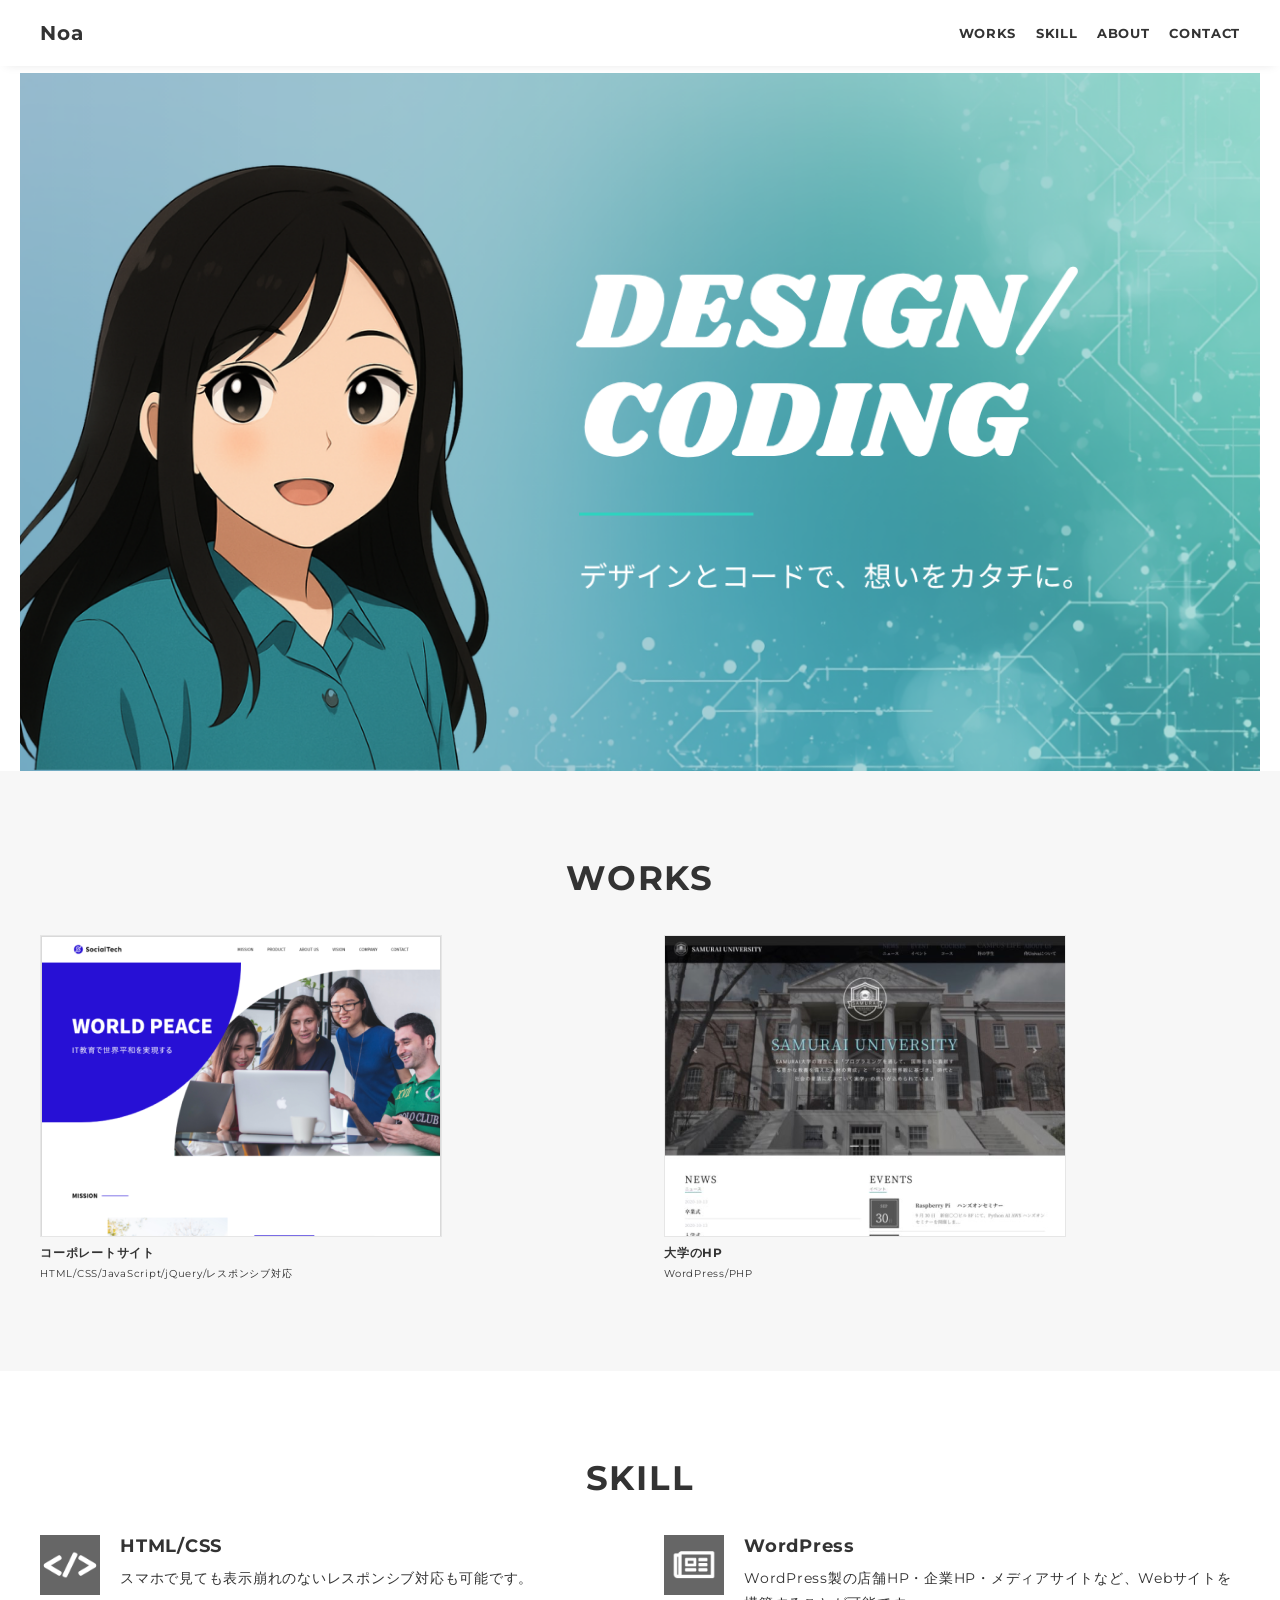
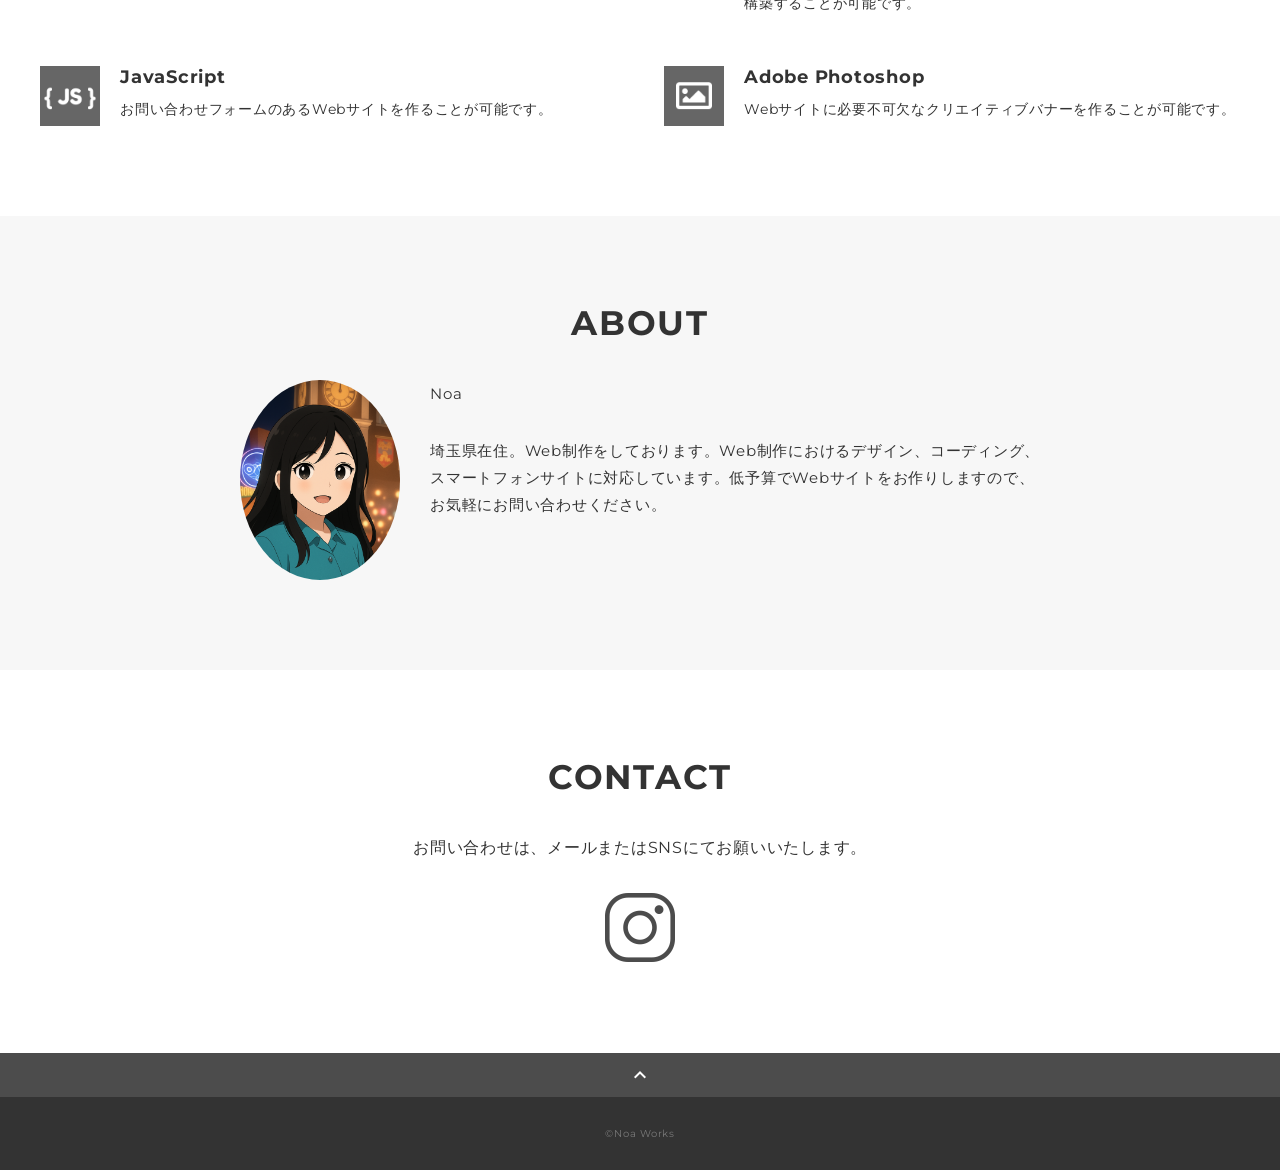
<file: index.html>
<!DOCTYPE html>
<html>
<head>
  <meta charset="utf-8">
  <meta name="viewport" content="width=device-width, initial-scale=1.0, maximum-scale=1.0, minimum-scale=1.0">
  <title>SAMURAI ポートフォリオ</title>
  <link rel="preconnect" href="https://fonts.gstatic.com">
  <link href="https://fonts.googleapis.com/css2?family=Montserrat:wght@400;700&display=swap" rel="stylesheet">
  <link href="https://fonts.googleapis.com/css?family=Material+Icons+Outlined" rel="stylesheet">
  <link href="css/ress.css" media="all" rel="stylesheet" type="text/css" />
  <link href="css/style.css" media="all" rel="stylesheet" type="text/css" />
</head>

<body>
  <div class="wrapper">

    <!-- header -->
    <header class="header ">
      <div class="container">
        <h1 class="header-logo">
          <a href="#">Noa</a>
        </h1>
        <nav class="gnav">
          <ul class="gnav-list">
            <li class="gnav-item"><a href="#works">WORKS</a></li>
            <li class="gnav-item"><a href="#skill">SKILL</a></li>
            <li class="gnav-item"><a href="#about">ABOUT</a></li>
            <li class="gnav-item"><a href="#contact">CONTACT</a></li>
          </ul>
        </nav>
      </div>
    </header>
    <!-- /header -->

    <main class="content">

      <!-- mv -->
      <div class="mv">
        <div class="mv-container">
          <img src="img/main.png" alt="">
        </div>
      </div>
      <!-- /mv -->

      <!-- works -->
      <section class="works section" id="works">
        <div class="container">
          <h2 class="title">WORKS</h2>
          <div class="works-list">
            <a class="works-item" href="works-1.html">
              <div class="works-img"><img src="img/works/html1.png" alt="html1" /></div>
              <p class="works-name">コーポレートサイト</p>
              <p class="works-info">HTML/CSS/JavaScript/jQuery/レスポンシブ対応</p>
            </a>
            <a class="works-item" href="works-5.html">
              <div class="works-img"><img src="img/works/wordpress2.png" alt="WordPress2" /></div>
              <p class="works-name">大学のHP</p>
              <p class="works-info">WordPress/PHP</p>
            </a>
          </div>
        </div>
      </section>
      <!-- /works -->

      <!-- skill -->
      <section class="skill section" id="skill">
        <div class="container">
          <h2 class="title">SKILL</h2>
          <div class="skill-list">
            <div class="skill-item">
              <p class="skill-img"><img src="img/skills/html.png" alt="html"></p>
              <div class="skill-body">
                <h3 class="skill-name">HTML/CSS</h3>
                <p class="skill-text">
                  スマホで見ても表示崩れのないレスポンシブ対応も可能です。</p>
              </div>
            </div>
            <div class="skill-item">
              <p class="skill-img"><img src="img/skills/wordpress.png" alt="wordpress"></p>
              <div class="skill-body">
                <h3 class="skill-name">WordPress</h3>
                <p class="skill-text">
                  WordPress製の店舗HP・企業HP・メディアサイトなど、Webサイトを構築することが可能です。</p>
              </div>
            </div>
            <div class="skill-item">
              <p class="skill-img"><img src="img/skills/js.png" alt="javascript"></p>
              <div class="skill-body">
                <h3 class="skill-name">JavaScript</h3>
                <p class="skill-text">
                  お問い合わせフォームのあるWebサイトを作ることが可能です。</p>
              </div>
            </div>
            <div class="skill-item">
              <p class="skill-img"><img src="img/skills/photoshop.png" alt="photoshop"></p>
              <div class="skill-body">
                <h3 class="skill-name">Adobe Photoshop</h3>
                <p class="skill-text">
                  Webサイトに必要不可欠なクリエイティブバナーを作ることが可能です。</p>
              </div>
            </div>
          </div>
        </div>
      </section>
      <!-- /skill -->

      <!-- about -->
      <section class="about section" id="about">
        <div class="container">
          <h2 class="title">ABOUT</h2>
          <div class="profile">
            <p class="profile-img">
              <img src="img/about.png" alt="about">
            </p>
            <div class="profile-body">
              <p>
                Noa
              </p>
              <p>
                埼玉県在住。Web制作をしております。Web制作におけるデザイン、コーディング、スマートフォンサイトに対応しています。低予算でWebサイトをお作りしますので、お気軽にお問い合わせください。
              </p>
              
            </div>
          </div>
        </div>
      </section>
      <!-- /about -->

      <!-- contact -->
      <section class="contact section" id="contact">
        <div class="container">
          <h2 class="title">CONTACT</h2>
          <p class="lead">
            お問い合わせは、<br class="sp-only">メールまたはSNSにてお願いいたします。
          </p>
          <div class="contact-list">
            <a href="http://instagram.com/noadesign_wb" target="_blank">
              <img src="img/icon_instagram.gif" alt="Instagram">
            </a>
          </div>
        </div>
      </section>
      <!-- /contact -->
      <div class="page-top" id="js-page-top">
        <span class="material-icons-outlined">expand_less</span>
      </div>
    </main>

    <!-- footer -->
    <footer class="footer">
      <div class="copyright">&copy;Noa Works</div>
    </footer>
    <!-- /footer -->

  </div>
  <script src="https://ajax.googleapis.com/ajax/libs/jquery/3.6.0/jquery.min.js"></script>
  <script type='text/javascript' src="js/script.js"></script>
</body>
</html>
</file>
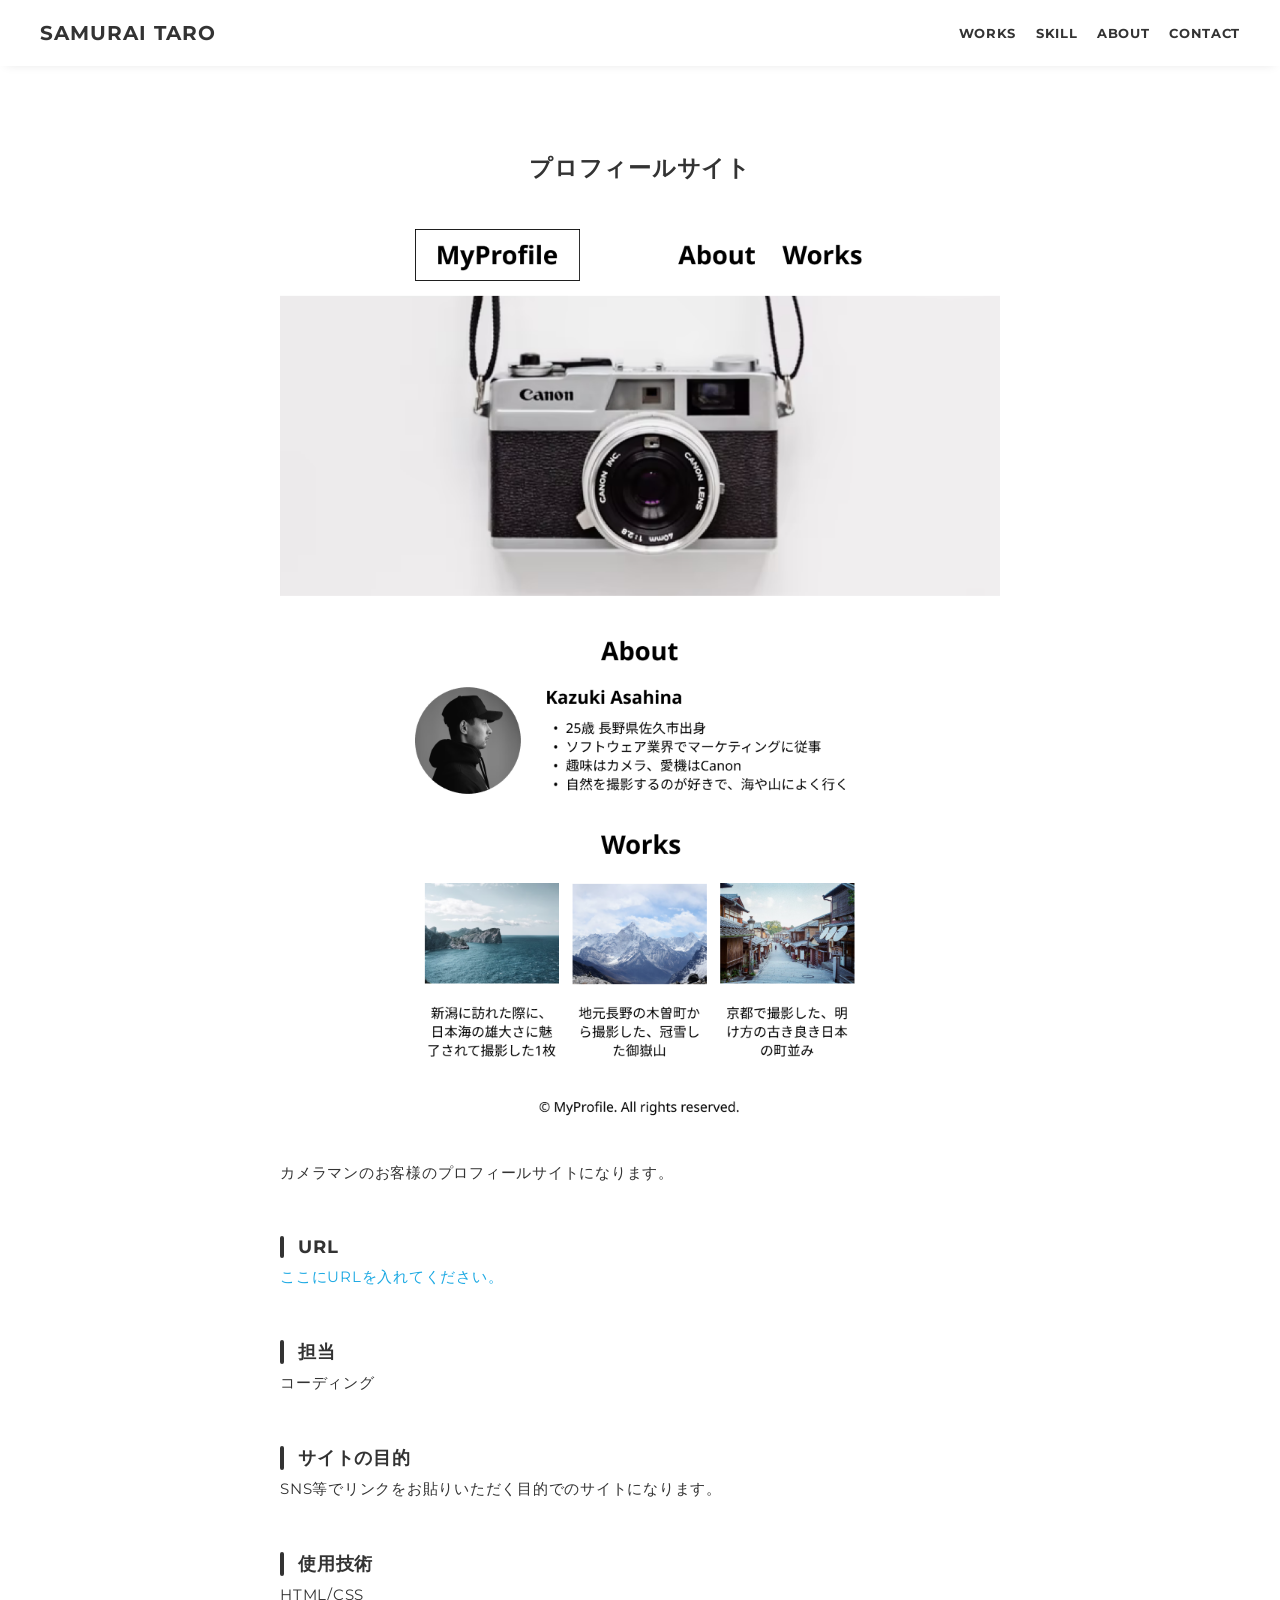
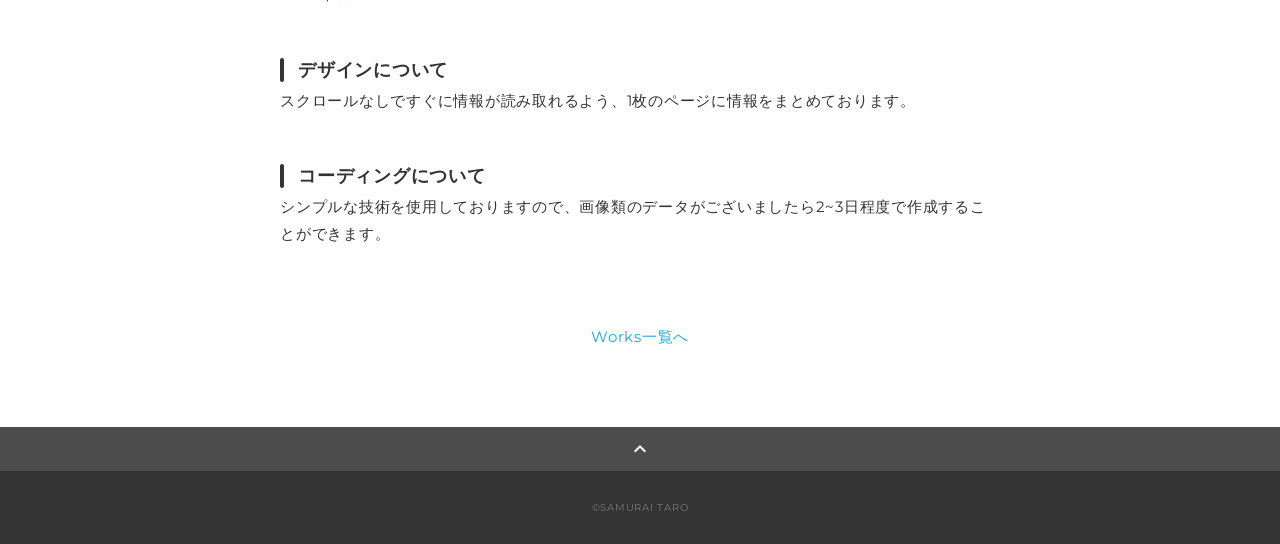
<file: works-2.html>
<!DOCTYPE html>
<html>
<head>
  <meta charset="utf-8">
  <meta name="viewport" content="width=device-width, initial-scale=1.0, maximum-scale=1.0, minimum-scale=1.0">
  <title>SAMURAI ポートフォリオ</title>
  <link rel="preconnect" href="https://fonts.gstatic.com">
  <link href="https://fonts.googleapis.com/css2?family=Montserrat:wght@400;700&display=swap" rel="stylesheet">
  <link href="https://fonts.googleapis.com/css?family=Material+Icons+Outlined" rel="stylesheet">
  <link href="css/ress.css" media="all" rel="stylesheet" type="text/css" />
  <link href="css/style.css" media="all" rel="stylesheet" type="text/css" />
</head>

<body>
  <div class="wrapper">

    <!-- header -->
    <header class="header ">
      <div class="container">
        <h1 class="header-logo">
          <a href="index.html">SAMURAI TARO</a>
        </h1>
        <nav class="gnav">
          <ul class="gnav-list">
            <li class="gnav-item"><a href="index.html#works">WORKS</a></li>
            <li class="gnav-item"><a href="index.html#skill">SKILL</a></li>
            <li class="gnav-item"><a href="index.html#about">ABOUT</a></li>
            <li class="gnav-item"><a href="index.html#contact">CONTACT</a></li>
          </ul>
        </nav>
      </div>
    </header>
    <!-- /header -->

    <main class="content">

      <article class="article">
        <div class="article-container">
          <h2 class="article-title">プロフィールサイト</h2>
          <div class="article-body">
            <p>
              <img src="img/works-detail/works-2_pc.png" alt="">
            </p>
            <p>
              カメラマンのお客様のプロフィールサイトになります。
            </p>
            <h3>URL</h3>
            <p><a href="" target="_blank" rel="noopener">ここにURLを入れてください。</a></p>
            <h3>担当</h3>
            <p>コーディング</p>
            <h3>サイトの目的</h3>
            <p>SNS等でリンクをお貼りいただく目的でのサイトになります。</p>
            <h3>使用技術</h3>
            <p>HTML/CSS</p>
            <h3>デザインについて</h3>
            <p>
              スクロールなしですぐに情報が読み取れるよう、1枚のページに情報をまとめております。
            </p>
            <h3>コーディングについて</h3>
            <p>
              シンプルな技術を使用しておりますので、画像類のデータがございましたら2~3日程度で作成することができます。
            </p>
          </div>
          <div class="home-link">
            <a href="index.html#works">Works一覧へ</a>
          </div>
        </div>
      </article>

      <div class="page-top" id="js-page-top">
        <span class="material-icons-outlined">expand_less</span>
      </div>
    </main>

    <!-- footer -->
    <footer class="footer">
      <div class="copyright">&copy;SAMURAI TARO</div>
    </footer>
    <!-- /footer -->

  </div>
  <script src="https://ajax.googleapis.com/ajax/libs/jquery/3.6.0/jquery.min.js"></script>
  <script type='text/javascript' src="js/script.js"></script>
</body>
</html>
</file>
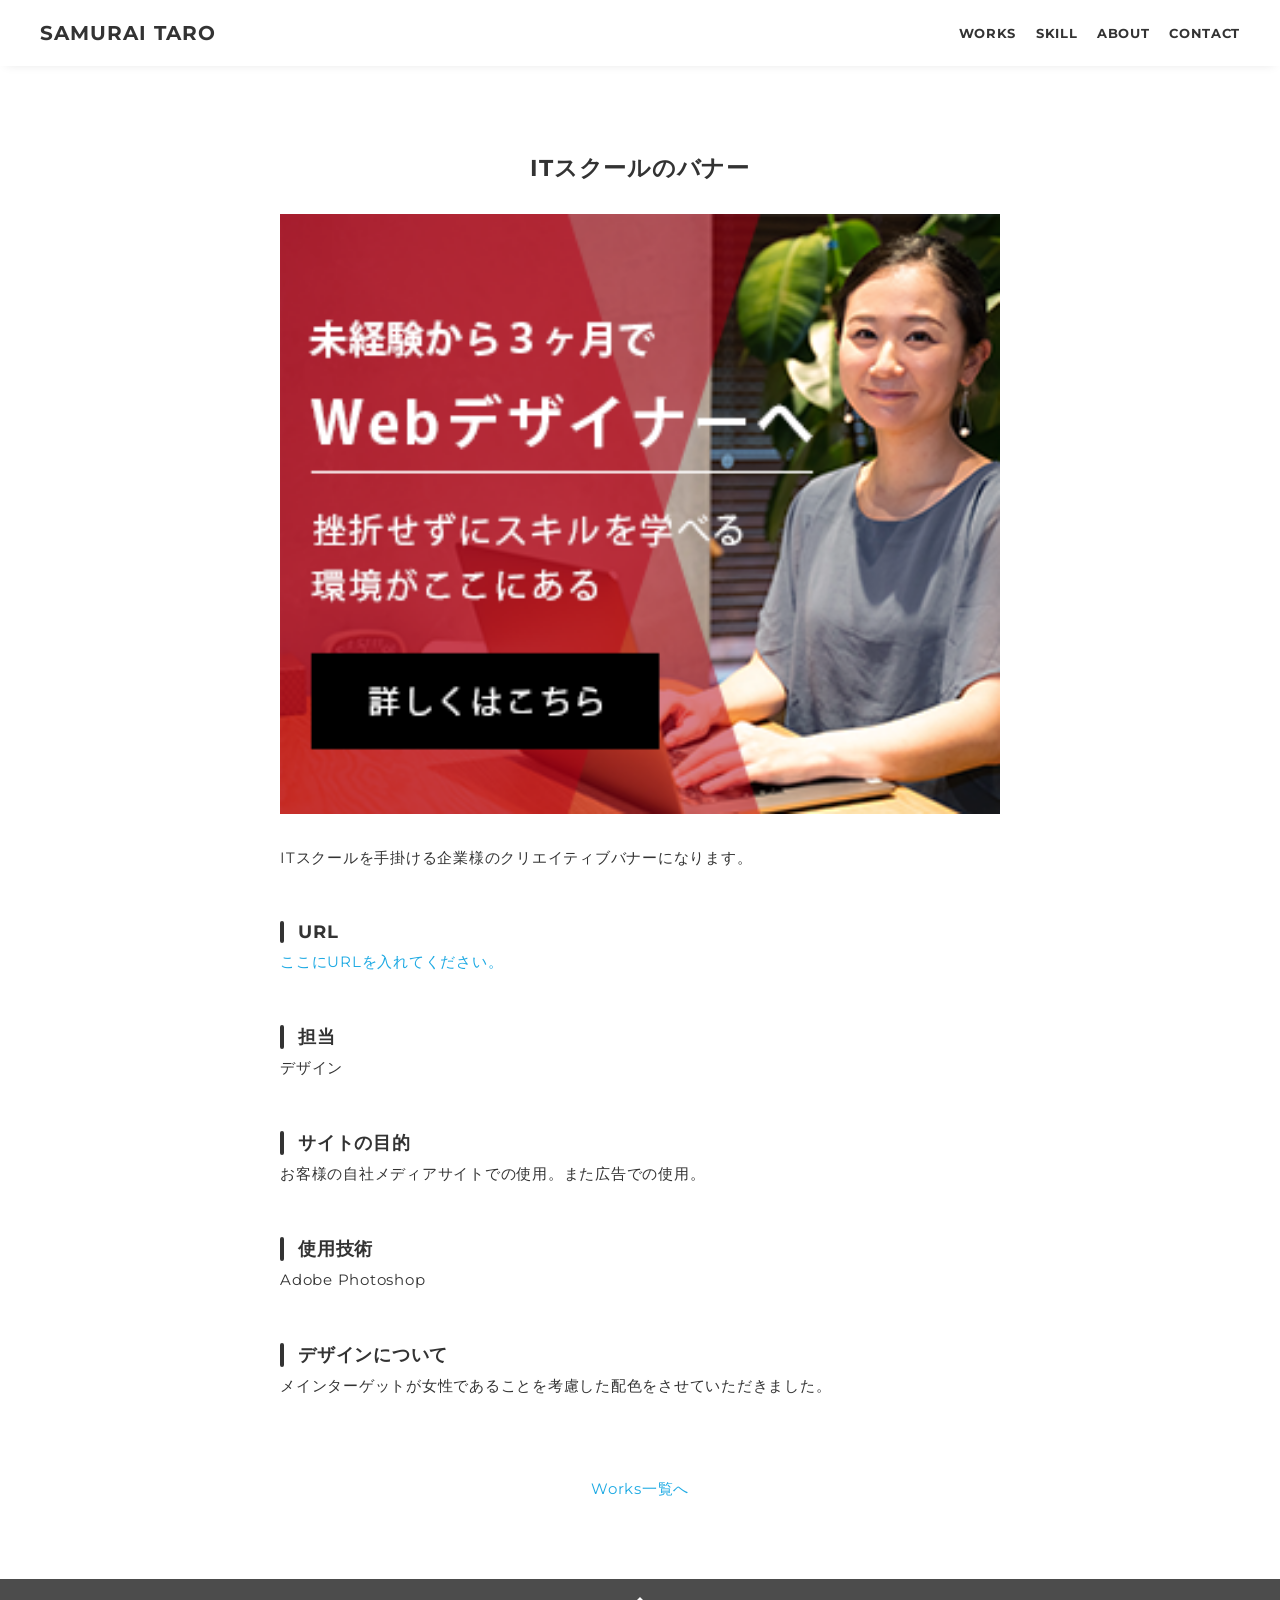
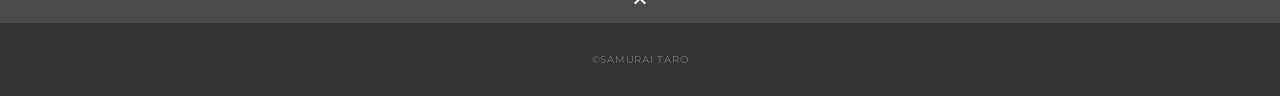
<file: works-4.html>
<!DOCTYPE html>
<html>
<head>
  <meta charset="utf-8">
  <meta name="viewport" content="width=device-width, initial-scale=1.0, maximum-scale=1.0, minimum-scale=1.0">
  <title>SAMURAI ポートフォリオ</title>
  <link rel="preconnect" href="https://fonts.gstatic.com">
  <link href="https://fonts.googleapis.com/css2?family=Montserrat:wght@400;700&display=swap" rel="stylesheet">
  <link href="https://fonts.googleapis.com/css?family=Material+Icons+Outlined" rel="stylesheet">
  <link href="css/ress.css" media="all" rel="stylesheet" type="text/css" />
  <link href="css/style.css" media="all" rel="stylesheet" type="text/css" />
</head>

<body>
  <div class="wrapper">

    <!-- header -->
    <header class="header ">
      <div class="container">
        <h1 class="header-logo">
          <a href="index.html">SAMURAI TARO</a>
        </h1>
        <nav class="gnav">
          <ul class="gnav-list">
            <li class="gnav-item"><a href="index.html#works">WORKS</a></li>
            <li class="gnav-item"><a href="index.html#skill">SKILL</a></li>
            <li class="gnav-item"><a href="index.html#about">ABOUT</a></li>
            <li class="gnav-item"><a href="index.html#contact">CONTACT</a></li>
          </ul>
        </nav>
      </div>
    </header>
    <!-- /header -->

    <main class="content">

      <article class="article">
        <div class="article-container">
          <h2 class="article-title">ITスクールのバナー</h2>
          <div class="article-body">
            <p style="text-align: center;">
              <img src="img/works-detail/works-4.png" alt="">
            </p>
            <p>
              ITスクールを手掛ける企業様のクリエイティブバナーになります。
            </p>
            <h3>URL</h3>
            <p><a href="" target="_blank" rel="noopener">ここにURLを入れてください。</a></p>
            <h3>担当</h3>
            <p>デザイン</p>
            <h3>サイトの目的</h3>
            <p>お客様の自社メディアサイトでの使用。また広告での使用。</p>
            <h3>使用技術</h3>
            <p>Adobe Photoshop</p>
            <h3>デザインについて</h3>
            <p>
              メインターゲットが女性であることを考慮した配色をさせていただきました。
            </p>
          </div>
          <div class="home-link">
            <a href="index.html#works">Works一覧へ</a>
          </div>
        </div>
      </article>

      <div class="page-top" id="js-page-top">
        <span class="material-icons-outlined">expand_less</span>
      </div>
    </main>

    <!-- footer -->
    <footer class="footer">
      <div class="copyright">&copy;SAMURAI TARO</div>
    </footer>
    <!-- /footer -->

  </div>
  <script src="https://ajax.googleapis.com/ajax/libs/jquery/3.6.0/jquery.min.js"></script>
  <script type='text/javascript' src="js/script.js"></script>
</body>
</html>
</file>
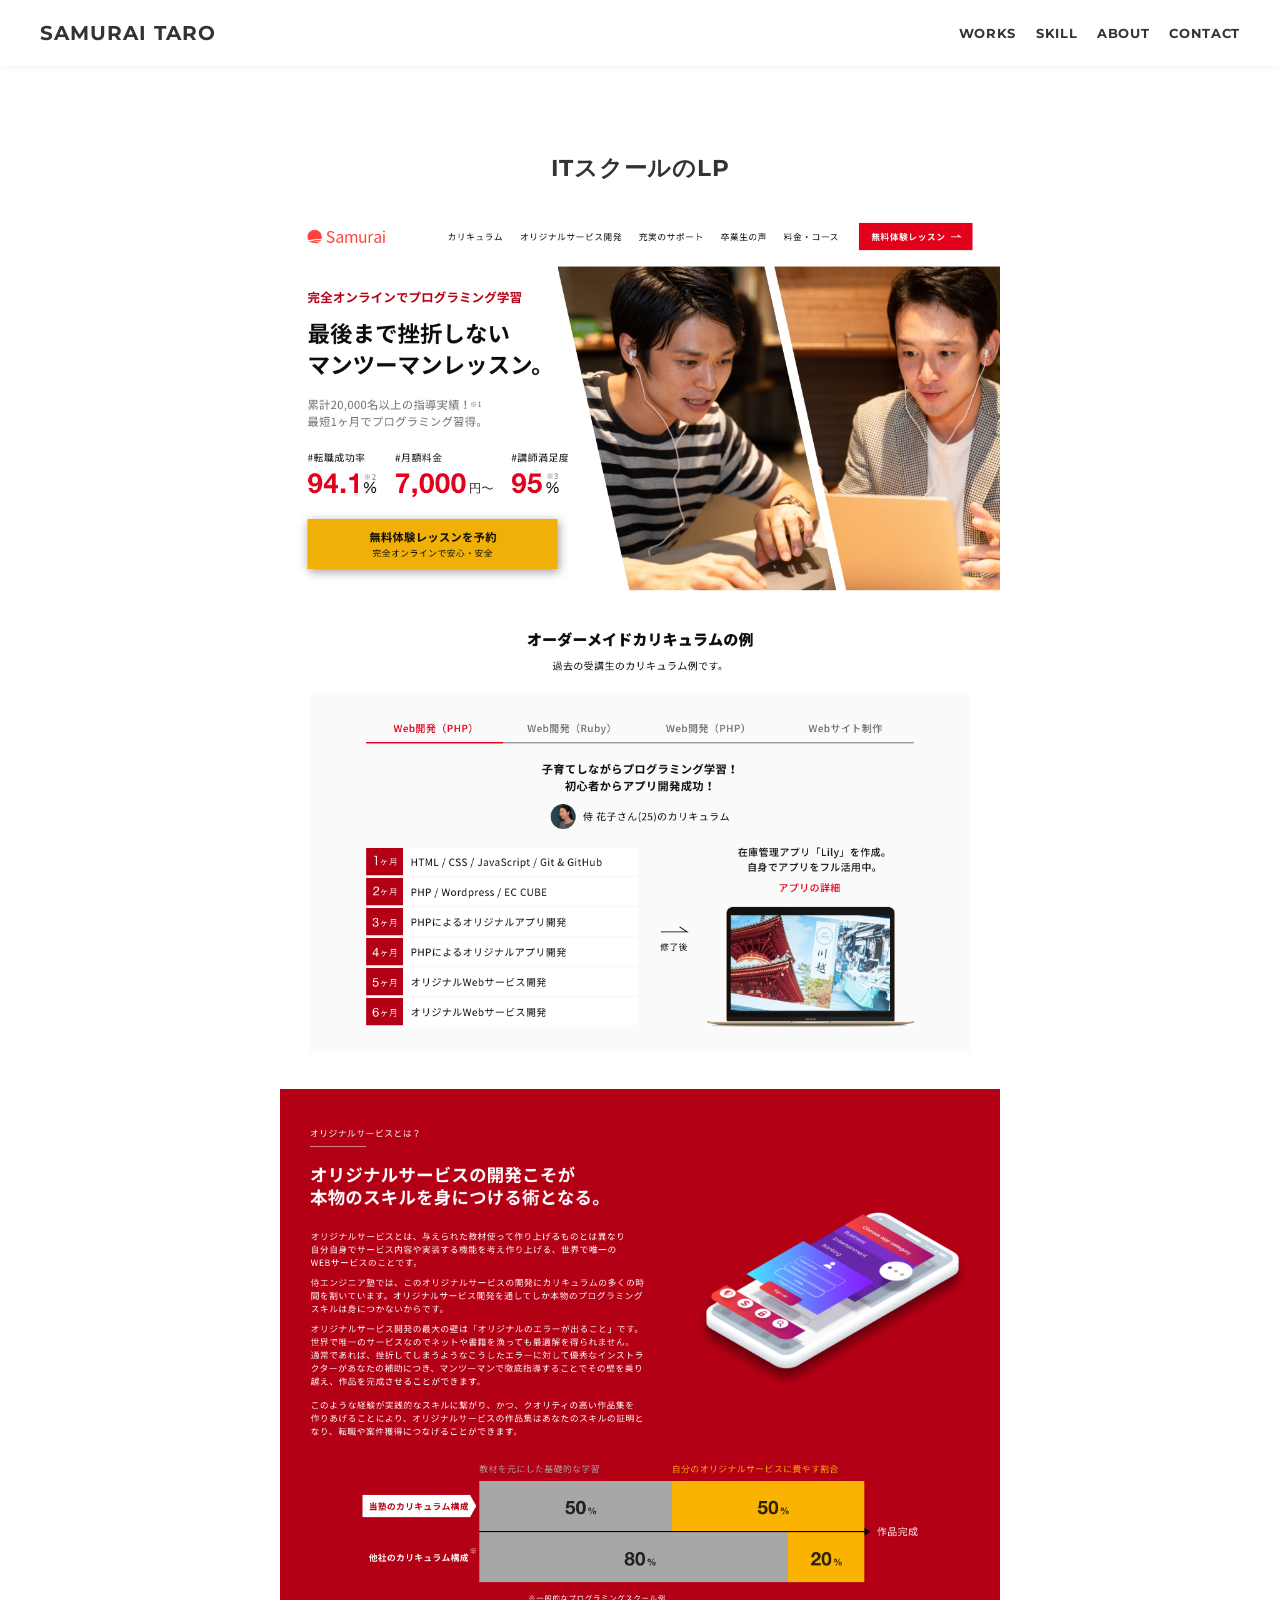
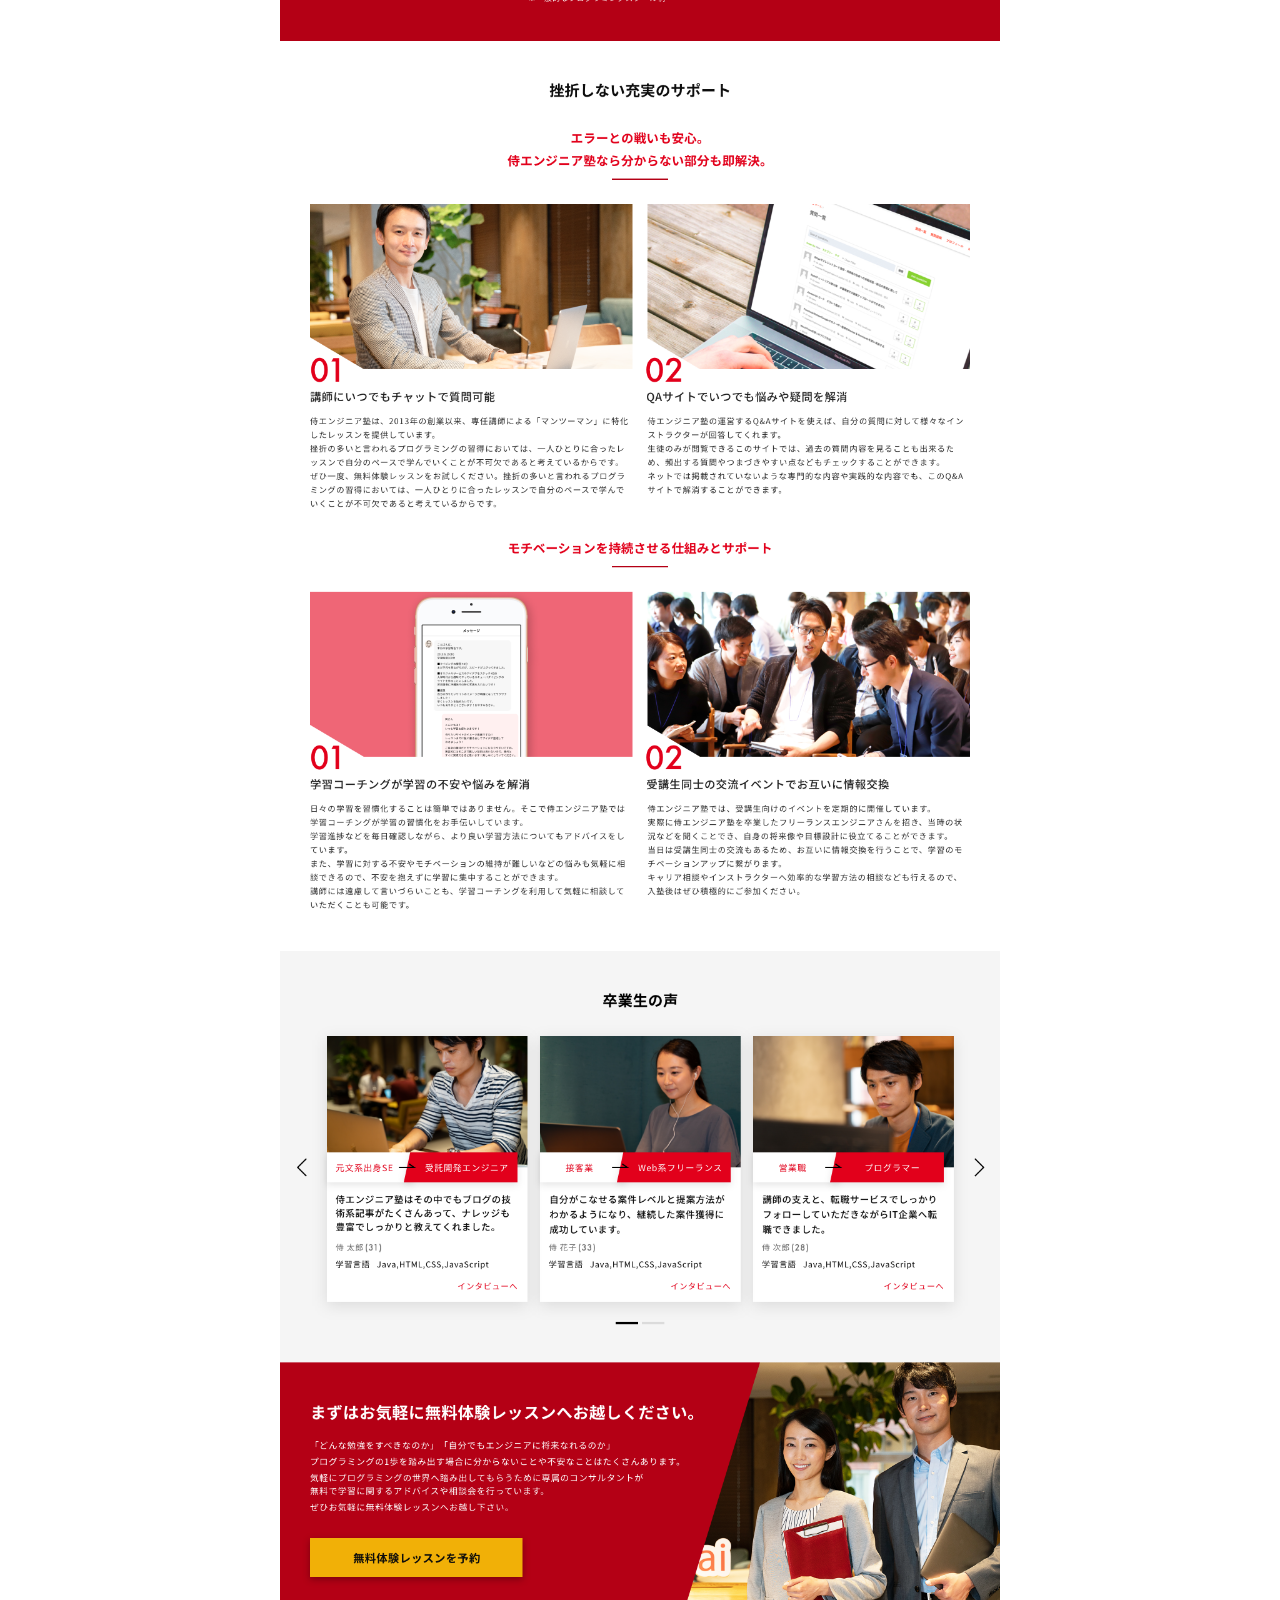
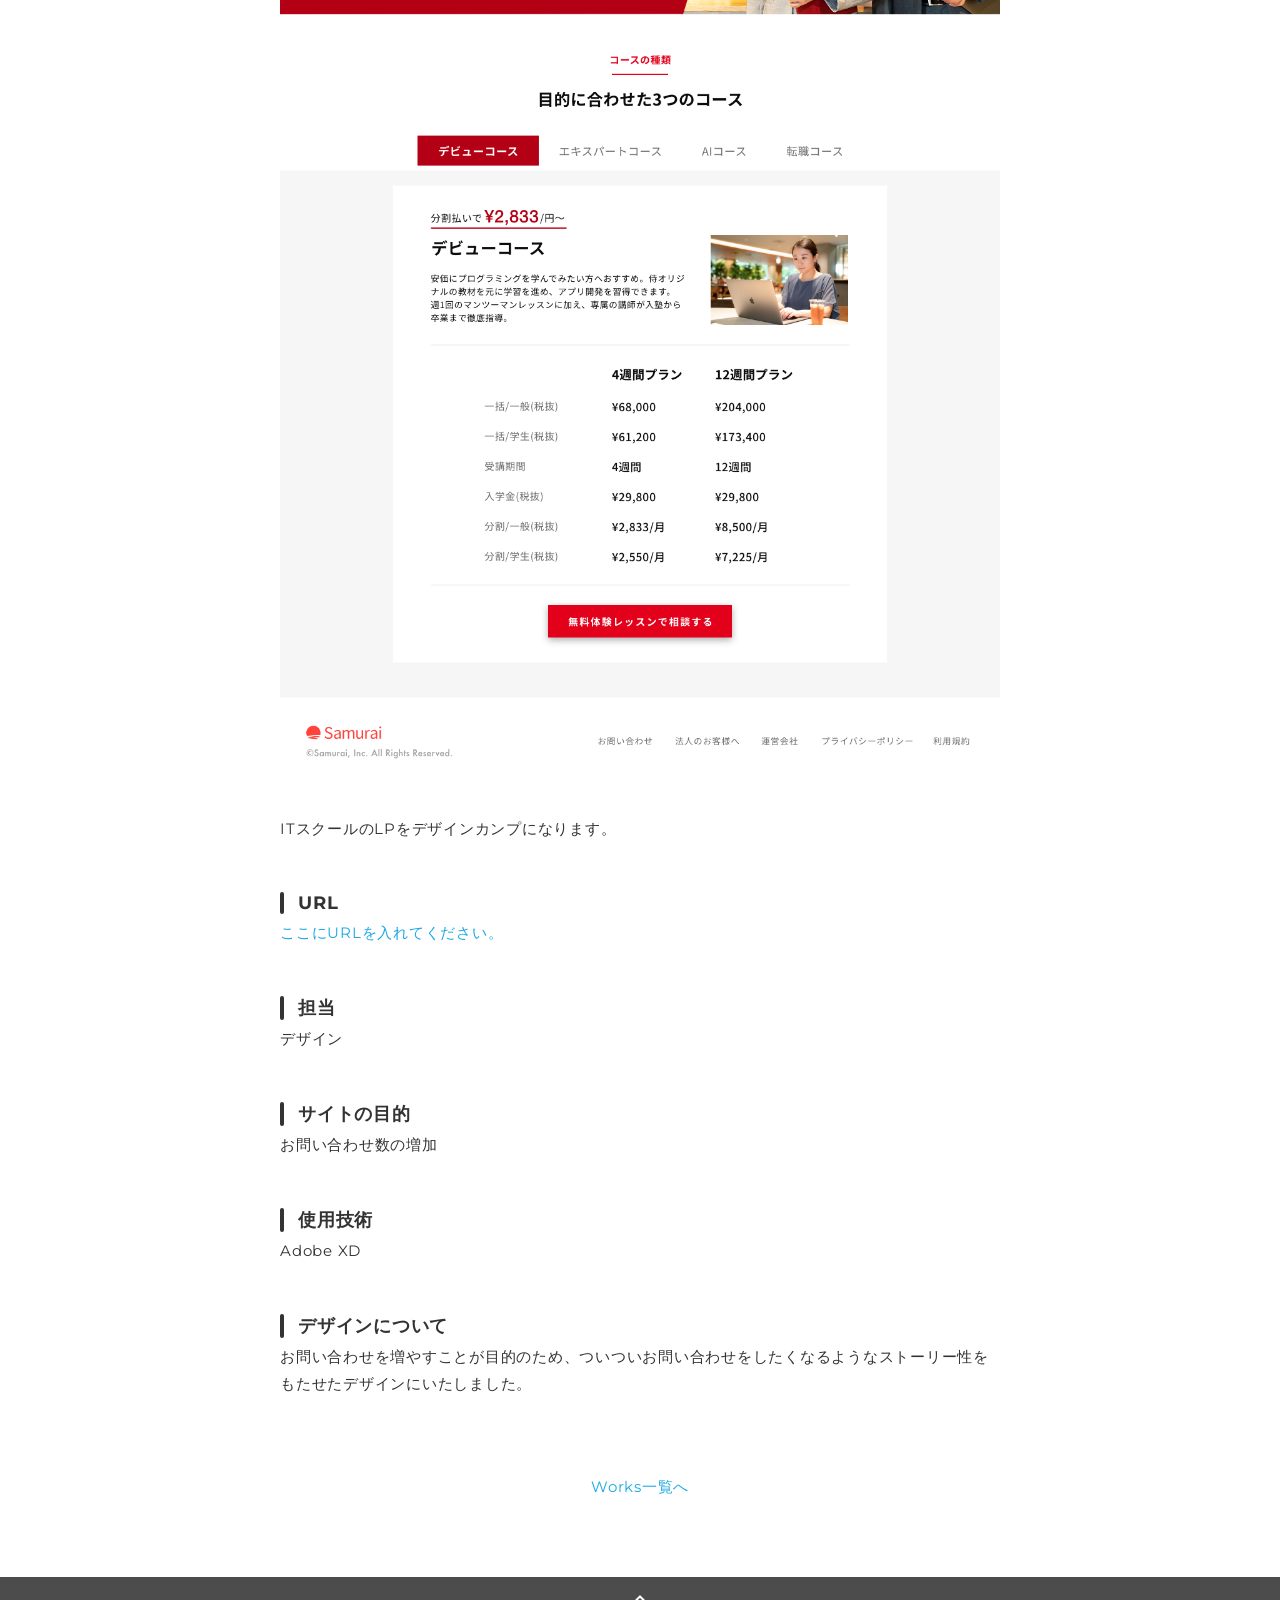
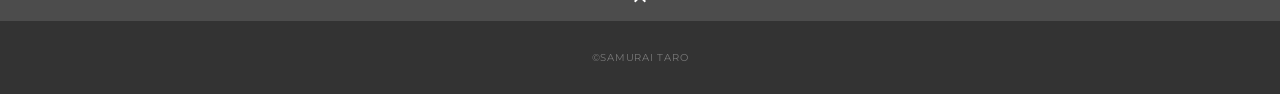
<file: works-5.html>
<!DOCTYPE html>
<html>
<head>
  <meta charset="utf-8">
  <meta name="viewport" content="width=device-width, initial-scale=1.0, maximum-scale=1.0, minimum-scale=1.0">
  <title>SAMURAI ポートフォリオ</title>
  <link rel="preconnect" href="https://fonts.gstatic.com">
  <link href="https://fonts.googleapis.com/css2?family=Montserrat:wght@400;700&display=swap" rel="stylesheet">
  <link href="https://fonts.googleapis.com/css?family=Material+Icons+Outlined" rel="stylesheet">
  <link href="css/ress.css" media="all" rel="stylesheet" type="text/css" />
  <link href="css/style.css" media="all" rel="stylesheet" type="text/css" />
</head>

<body>
  <div class="wrapper">

    <!-- header -->
    <header class="header ">
      <div class="container">
        <h1 class="header-logo">
          <a href="index.html">SAMURAI TARO</a>
        </h1>
        <nav class="gnav">
          <ul class="gnav-list">
            <li class="gnav-item"><a href="index.html#works">WORKS</a></li>
            <li class="gnav-item"><a href="index.html#skill">SKILL</a></li>
            <li class="gnav-item"><a href="index.html#about">ABOUT</a></li>
            <li class="gnav-item"><a href="index.html#contact">CONTACT</a></li>
          </ul>
        </nav>
      </div>
    </header>
    <!-- /header -->

    <main class="content">

      <article class="article">
        <div class="article-container">
          <h2 class="article-title">ITスクールのLP</h2>
          <div class="article-body">
            <p>
              <img src="img/works-detail/works-5.png" alt="">
            </p>
            <p>
              ITスクールのLPをデザインカンプになります。
            </p>
            <h3>URL</h3>
            <p><a href="" target="_blank" rel="noopener">ここにURLを入れてください。</a></p>
            <h3>担当</h3>
            <p>デザイン</p>
            <h3>サイトの目的</h3>
            <p>お問い合わせ数の増加</p>
            <h3>使用技術</h3>
            <p>Adobe XD</p>
            <h3>デザインについて</h3>
            <p>
              お問い合わせを増やすことが目的のため、ついついお問い合わせをしたくなるようなストーリー性をもたせたデザインにいたしました。
            </p>
          </div>
          <div class="home-link">
            <a href="index.html#works">Works一覧へ</a>
          </div>
        </div>
      </article>

      <div class="page-top" id="js-page-top">
        <span class="material-icons-outlined">expand_less</span>
      </div>
    </main>

    <!-- footer -->
    <footer class="footer">
      <div class="copyright">&copy;SAMURAI TARO</div>
    </footer>
    <!-- /footer -->

  </div>
  <script src="https://ajax.googleapis.com/ajax/libs/jquery/3.6.0/jquery.min.js"></script>
  <script type='text/javascript' src="js/script.js"></script>
</body>
</html>
</file>
<file: css/ress.css>
/*!
 * ress.css • v3.0.1
 * MIT License
 * github.com/filipelinhares/ress
 */

/* # =================================================================
   # Global selectors
   # ================================================================= */

html {
  box-sizing: border-box;
  word-break: normal;
  -moz-tab-size: 4;
  tab-size: 4;

  -webkit-text-size-adjust: 100%; /* Prevent adjustments of font size after orientation changes in iOS */
}

*,
::before,
::after {
  box-sizing: inherit;
  background-repeat: no-repeat; /* Set `background-repeat: no-repeat` to all elements and pseudo elements */
}

::before,
::after {
  vertical-align: inherit;
  text-decoration: inherit; /* Inherit text-decoration and vertical align to ::before and ::after pseudo elements */
}

* {
  margin: 0;
  padding: 0; /* Reset `padding` and `margin` of all elements */
}

/* # =================================================================
   # General elements
   # ================================================================= */

hr {
  overflow: visible; /* Show the overflow in Edge and IE */
  height: 0; /* Add the correct box sizing in Firefox */
}

details,
main {
  display: block; /* Render the `main` element consistently in IE. */
}

summary {
  display: list-item; /* Add the correct display in all browsers */
}

small {
  font-size: 80%; /* Set font-size to 80% in `small` elements */
}

[hidden] {
  display: none; /* Add the correct display in IE */
}

abbr[title] {
  /* Add the correct text decoration in Chrome, Edge, IE, Opera, and Safari */
  text-decoration: underline;
  text-decoration: underline dotted;
  border-bottom: none; /* Remove the bottom border in Chrome 57 */
}

a {
  background-color: transparent; /* Remove the gray background on active links in IE 10 */
}

a:active,
a:hover {
  outline-width: 0; /* Remove the outline when hovering in all browsers */
}

code,
kbd,
pre,
samp {
  font-family: monospace, monospace; /* Specify the font family of code elements */
}

pre {
  font-size: 1em; /* Correct the odd `em` font sizing in all browsers */
}

b,
strong {
  font-weight: bolder; /* Add the correct font weight in Chrome, Edge, and Safari */
}

/* https://gist.github.com/unruthless/413930 */
sub,
sup {
  position: relative;
  font-size: 75%;
  line-height: 0;
  vertical-align: baseline;
}

sub {
  bottom: -.25em;
}

sup {
  top: -.5em;
}

/* # =================================================================
   # Forms
   # ================================================================= */

input {
  border-radius: 0;
}

/* Replace pointer cursor in disabled elements */
[disabled] {
  cursor: default;
}

[type="number"]::-webkit-container-spin-button,
[type="number"]::-webkit-outer-spin-button {
  height: auto; /* Correct the cursor style of increment and decrement buttons in Chrome */
}

[type="search"] {
  outline-offset: -2px; /* Correct the outline style in Safari */

  -webkit-appearance: textfield; /* Correct the odd appearance in Chrome and Safari */
}

[type="search"]::-webkit-search-decoration {
  -webkit-appearance: none; /* Remove the container padding in Chrome and Safari on macOS */
}

textarea {
  overflow: auto; /* Internet Explorer 11+ */
  resize: vertical; /* Specify textarea resizability */
}

button,
input,
optgroup,
select,
textarea {
  font: inherit; /* Specify font inheritance of form elements */
}

optgroup {
  font-weight: bold; /* Restore the font weight unset by the previous rule */
}

button {
  overflow: visible; /* Address `overflow` set to `hidden` in IE 8/9/10/11 */
}

button,
select {
  text-transform: none; /* Firefox 40+, Internet Explorer 11- */
}

/* Apply cursor pointer to button elements */
button,
[type="button"],
[type="reset"],
[type="submit"],
[role="button"] {
  cursor: pointer;
  color: inherit;
}

/* Remove container padding and border in Firefox 4+ */
button::-moz-focus-container,
[type="button"]::-moz-focus-container,
[type="reset"]::-moz-focus-container,
[type="submit"]::-moz-focus-container {
  padding: 0;
  border-style: none;
}

/* Replace focus style removed in the border reset above */
button:-moz-focusring,
[type="button"]::-moz-focus-container,
[type="reset"]::-moz-focus-container,
[type="submit"]::-moz-focus-container {
  outline: 1px dotted ButtonText;
}

button,
html [type="button"],
/* Prevent a WebKit bug where (2) destroys native `audio` and `video`controls in Android 4 */
[type="reset"],
[type="submit"] {
  -webkit-appearance: button; /* Correct the inability to style clickable types in iOS */
}

/* Remove the default button styling in all browsers */
button,
input,
select,
textarea {
  border-style: none;
  background-color: transparent;
}

/* Style select like a standard input */
select {
  -webkit-appearance: none; /* Chrome 41+ */
  -moz-appearance: none; /* Firefox 36+ */
}

select::-ms-expand {
  display: none; /* Internet Explorer 11+ */
}

select::-ms-value {
  color: currentColor; /* Internet Explorer 11+ */
}

legend {
  display: table; /* Correct the text wrapping in Edge and IE */
  max-width: 100%; /* Correct the text wrapping in Edge and IE */
  max-width: 100%; /* Correct the text wrapping in Edge 18- and IE */
  white-space: normal; /* Correct the text wrapping in Edge and IE */
  color: inherit; /* Correct the color inheritance from `fieldset` elements in IE */
  border: 0; /* Correct `color` not being inherited in IE 8/9/10/11 */
}

::-webkit-file-upload-button {
  font: inherit; /* Change font properties to `inherit` in Chrome and Safari */
  color: inherit;
  /* Correct the inability to style clickable types in iOS and Safari */

  -webkit-appearance: button;
}

/* # =================================================================
   # Specify media element style
   # ================================================================= */

img {
  border-style: none; /* Remove border when inside `a` element in IE 8/9/10 */
}

/* Add the correct vertical alignment in Chrome, Firefox, and Opera */
progress {
  vertical-align: baseline;
}

/* # =================================================================
   # Accessibility
   # ================================================================= */

/* Hide content from screens but not screenreaders */
@media screen {
  [hidden~="screen"] {
    display: inherit;
  }
  [hidden~="screen"]:not(:active):not(:focus):not(:target) {
    position: absolute !important;
    clip: rect(0 0 0 0) !important;
  }
}

/* Specify the progress cursor of updating elements */
[aria-busy="true"] {
  cursor: progress;
}

/* Specify the pointer cursor of trigger elements */
[aria-controls] {
  cursor: pointer;
}

/* Specify the unstyled cursor of disabled, not-editable, or otherwise inoperable elements */
[aria-disabled] {
  cursor: default;
}
</file>
<file: css/style.css>
body {
  font-family: "Montserrat","Helvetica Neue",Arial,"Hiragino Kaku Gothic ProN","Hiragino Sans",Meiryo,sans-serif;
  font-size: 15px;
  letter-spacing: .05em;
  color: #333;
}

a {
  transition: opacity .3s;
  text-decoration: none;
  color: #1ca9e3;
}

img {
  max-width: 100%;
  height: auto;
  vertical-align: bottom;
  border-style: none;
}



.pc-only {
  display: block;
}

.sp-only {
  display: none;
}

/*--------------------------------
 レイアウト
---------------------------------*/
.wrapper {
  padding-top: 73px;
}

.section {
  padding: 90px 0;
}

.section:nth-of-type(odd) {
  background-color: #f7f7f7;
}

.container {
  max-width: 1340px;
  margin: 0 auto;
  padding: 0 40px;
}

/*--------------------------------
 見出し
---------------------------------*/
.title {
  font-size: 34px;
  font-weight: bold;
  line-height: 1;
  margin-bottom: 40px;
  text-align: center;
  letter-spacing: .05em;
  color: #333;
}

.lead {
  font-size: 16px;
  line-height: 1.8;
  margin-bottom: 30px;
}

/*--------------------------------
ヘッダー
---------------------------------*/
.header {
  position: fixed;
  top: 0;
  z-index: 1;
  width: 100%;
  background-color: #fff;
  box-shadow: 0 5px 10px -6px rgba(0,0,0,.1);
}

.header .container {
  display: flex;
  align-items: center;
  justify-content: space-between;
  padding: 20px 40px;
}

.header-logo {
  font-size: 20px;
  font-weight: bold;
  line-height: 1.2;
  margin-right: 20px;
  letter-spacing: .05em;
}

.header-logo a {
  color: #333;
}

.gnav-list {
  display: flex;
  justify-content: space-between;
  list-style: none;
}

.gnav-item:not(:last-child) {
  margin-right: 20px;
}

.gnav-item a {
  position: relative;
  font-size: 13px;
  font-weight: bold;
  display: inline-block;
  padding: 5px 0;
  transition: .3s;
  letter-spacing: .05em;
  color: #333;
}
.gnav-item a:after {
  position: absolute;
  bottom: 0;
  left: 50%;
  width: 0;
  height: 3px;
  content: "";
  transition: .3s;
  -webkit-transform: translateX(-50%);
  transform: translateX(-50%);
  background-color: #333;
}

.gnav-item a:hover:after {
  width: 100%;
}

/*--------------------------------
 メインビジュアル
---------------------------------*/
.mv {
  display: flex;
  align-items: center;
  justify-content: center;
  height: auto;
  text-align: center;
}

.mv-container {
  position: relative;
  padding: 0 20px;
}

.mv-container img {
  width: 100%;
  height: auto;
}

/*--------------------------------
 Works
---------------------------------*/
.works-list {
  display: flex;
  flex-wrap: wrap;
  margin-bottom: -40px;
}

.works-item {
  width: 48%;
  margin-right: 4%;
  margin-bottom: 40px;
  color: #333;
}

.works-item:hover {
  opacity: .9;
}

.works-item:nth-of-type(2n) {
  margin-right: 0;
}

.works-img img {
  border: 1px solid #e6e6e6;
}

.works-name {
  font-size: 12px;
  font-weight: bold;
  margin-top: 8px;
}

.works-info {
  font-size: 10px;
  margin-top: 5px;
}

/*--------------------------------
 Skill
---------------------------------*/
.skill-list {
  display: flex;
  flex-wrap: wrap;
  justify-content: space-between;
  margin-bottom: -50px;
}

.skill-item {
  display: flex;
  align-items: flex-start;
  justify-content: space-between;
  width: 48%;
  margin-bottom: 50px;
}

.skill-img {
  width: 60px;
  height: auto;
  margin-right: 20px;
}

.skill-body {
  flex: 1;
}

.skill-name {
  margin-bottom: 10px;
}

.skill-text {
  font-size: 14px;
  line-height: 1.8;
}

/*--------------------------------
 About
---------------------------------*/
.profile {
  display: flex;
  flex-wrap: wrap;
  max-width: 800px;
  margin: 0 auto;
}
.profile-img {
  width: 20%;
  margin-right: 30px;
  border-radius: 50%;
}
.profile-img img {
  border-radius: 50%;
}
.profile-body {
  flex: 1;
}

.profile-body p {
  font-size: 15px;
  line-height: 1.8;
}

.profile-body p:not(:last-child) {
  margin-bottom: 30px;
}

/*--------------------------------
 Contact
---------------------------------*/
.contact {
  text-align: center;
}

.contact-item:not(:last-child) {
  margin-right: 10px;
}

.contact-text {
  margin-top: 10px;
}
/*--------------------------------
 ページトップ
---------------------------------*/
.page-top {
  font-weight: bold;
  padding: 10px;
  cursor: pointer;
  text-align: center;
  background-color: #4c4c4c;
}

.page-top .material-icons-outlined {
  vertical-align: bottom;
  color: #fff;
}

/*--------------------------------
 フッター
---------------------------------*/
.footer {
  padding: 30px;
  background-color: #333;
}

.copyright {
  font-size: 10px;
  text-align: center;
  color: #797979;
}

/*--------------------------------
 下層：Worksページ
---------------------------------*/
.article {
  padding: 80px 0;
}

.article-container {
  max-width: 1040px;
  margin: 0 auto;
  padding: 0 20px;
}

.article-title {
  margin-bottom: 30px;
  text-align: center;
}

.article-body {
  max-width: 720px;
  margin: 0 auto;
  margin-bottom: 80px;
}

.article-body h3 {
  position: relative;
  font-size: 18px;
  margin-bottom: 5px;
  padding-left: 1em;
}

.article-body img {
  width: 100%;
  height: auto;
}

.article-body h3:not(:first-child) {
  margin-top: 50px;
}

.article-body h3::before {
  position: absolute;
  top: 0;
  left: 0;
  width: 4px;
  height: 100%;
  content: "";
  border-radius: 3px;
  background-color: #333;
}

.article-body p {
  font-size: 15px;
  line-height: 1.8;
  margin-bottom: 30px;
}

.home-link {
  text-align: center;
}

/*media Queries 767
----------------------------------------------------*/
@media screen and (max-width: 767px) {
  body {
    font-size: 14px;
  }

  .pc-only {
    display: none;
  }

  .sp-only {
    display: block;
  }

  /* 見出し */
  .title {
    font-size: 26px;
    margin-bottom: 20px;
  }

  .lead {
    font-size: 14px;
    line-height: 1.7;
    margin-bottom: 20px;
  }

  /* レイアウト */
  .wrapper {
    padding-top: 57px;
  }

  .section {
    padding: 60px 0;
  }

  .container {
    padding: 0 20px;
  }

  /* ヘッダー */
  .header .container {
    padding: 15px;
  }

  .header-logo {
    font-size: 15px;
    margin-right: 15px;
  }

  .gnav-item:not(:last-child) {
    margin-right: 10px;
  }

  .gnav-item a {
    font-size: 10px;
  }

  .gnav-item a:after {
    display: none;
  }

  /*  メインビジュアル */
  .mv {
    height: 40vh;
  }

  .mv-container {
    padding: 0 20px;
  }

  .mv-title {
    font-size: 30px;
  }
  .mv-subtitle {
    font-size: 16px;
    margin-bottom: 20px;
  }

  .mv-text {
    top: 75%;
    font-size: 14px;
    line-height: 1.7;
  }

  /* Works */
  .works-name {
    font-size: 12px;
  }

  .works-info {
    margin-top: 3px;
  }

  .works-list {
    justify-content: space-between;
  }

  .works-item {
    flex: 0 0 48%;
    margin-right: 0;
    margin-bottom: 30px;
  }

  /* Skill */
  .skill-list {
    display: block;
    margin-bottom: 0;
  }

  .skill-item {
    width: 100%;
    margin-bottom: 35px;
  }

  .skill-item:last-child {
    margin-bottom: 0;
  }

  .skill-name {
    margin-bottom: 5px;
  }

  .skill-text {
    font-size: 13px;
    line-height: 1.7;
  }

  /* About */
  .profile {
    display: block;
  }
  .profile-img {
    width: 150px;
    margin: 0 auto;
    margin-bottom: 25px;
  }

  .profile-body p {
    font-size: 14px;
    line-height: 1.7;
  }

  .profile-body p:not(:last-child) {
    margin-bottom: 20px;
  }

  /* フッター */
  .footer {
    padding: 20px;
  }

  /* 下層ページ */
  .article {
    padding: 50px 0;
  }

  .article-body h3 {
    font-size: 16px;
    padding-left: .8em;
  }

  .article-body h3:not(:first-child) {
    margin-top: 30px;
  }

  .article-body p {
    font-size: 14px;
    line-height: 1.7;
    margin-bottom: 20px;
  }
}
</file>
